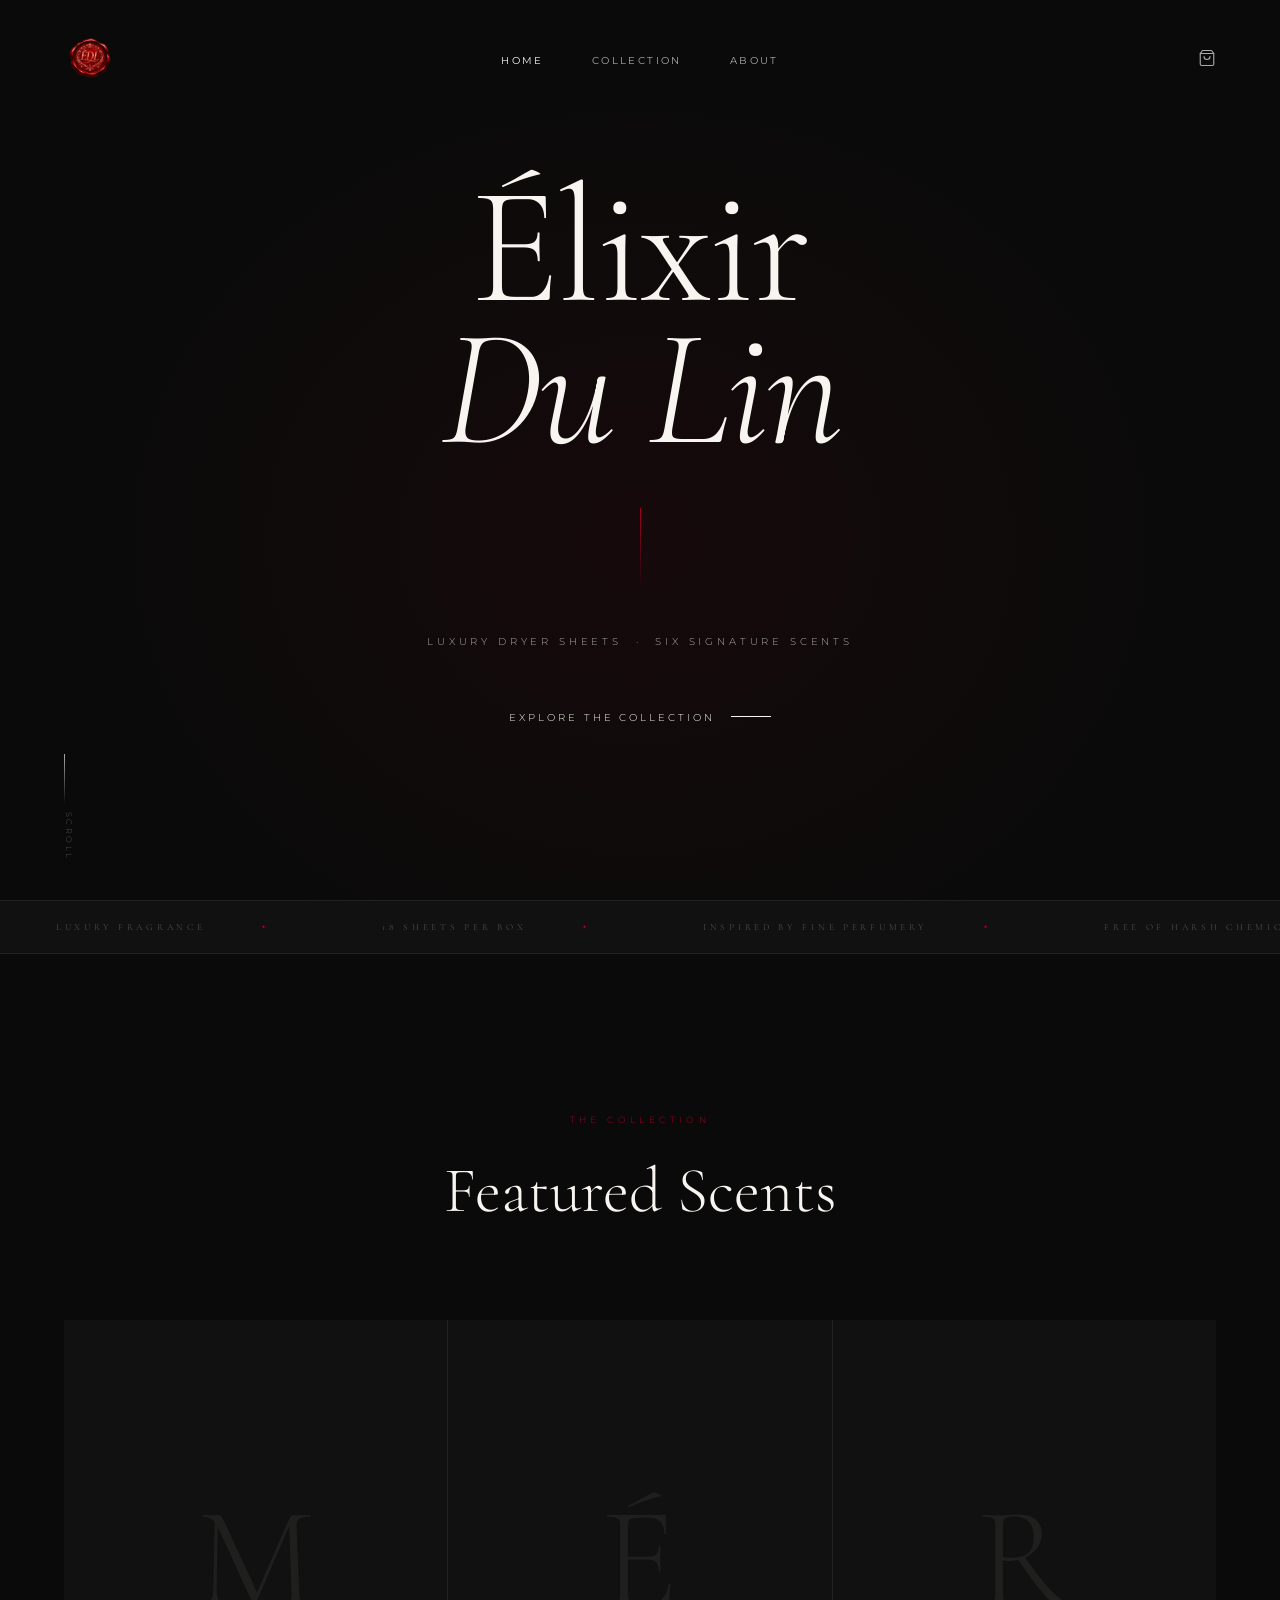
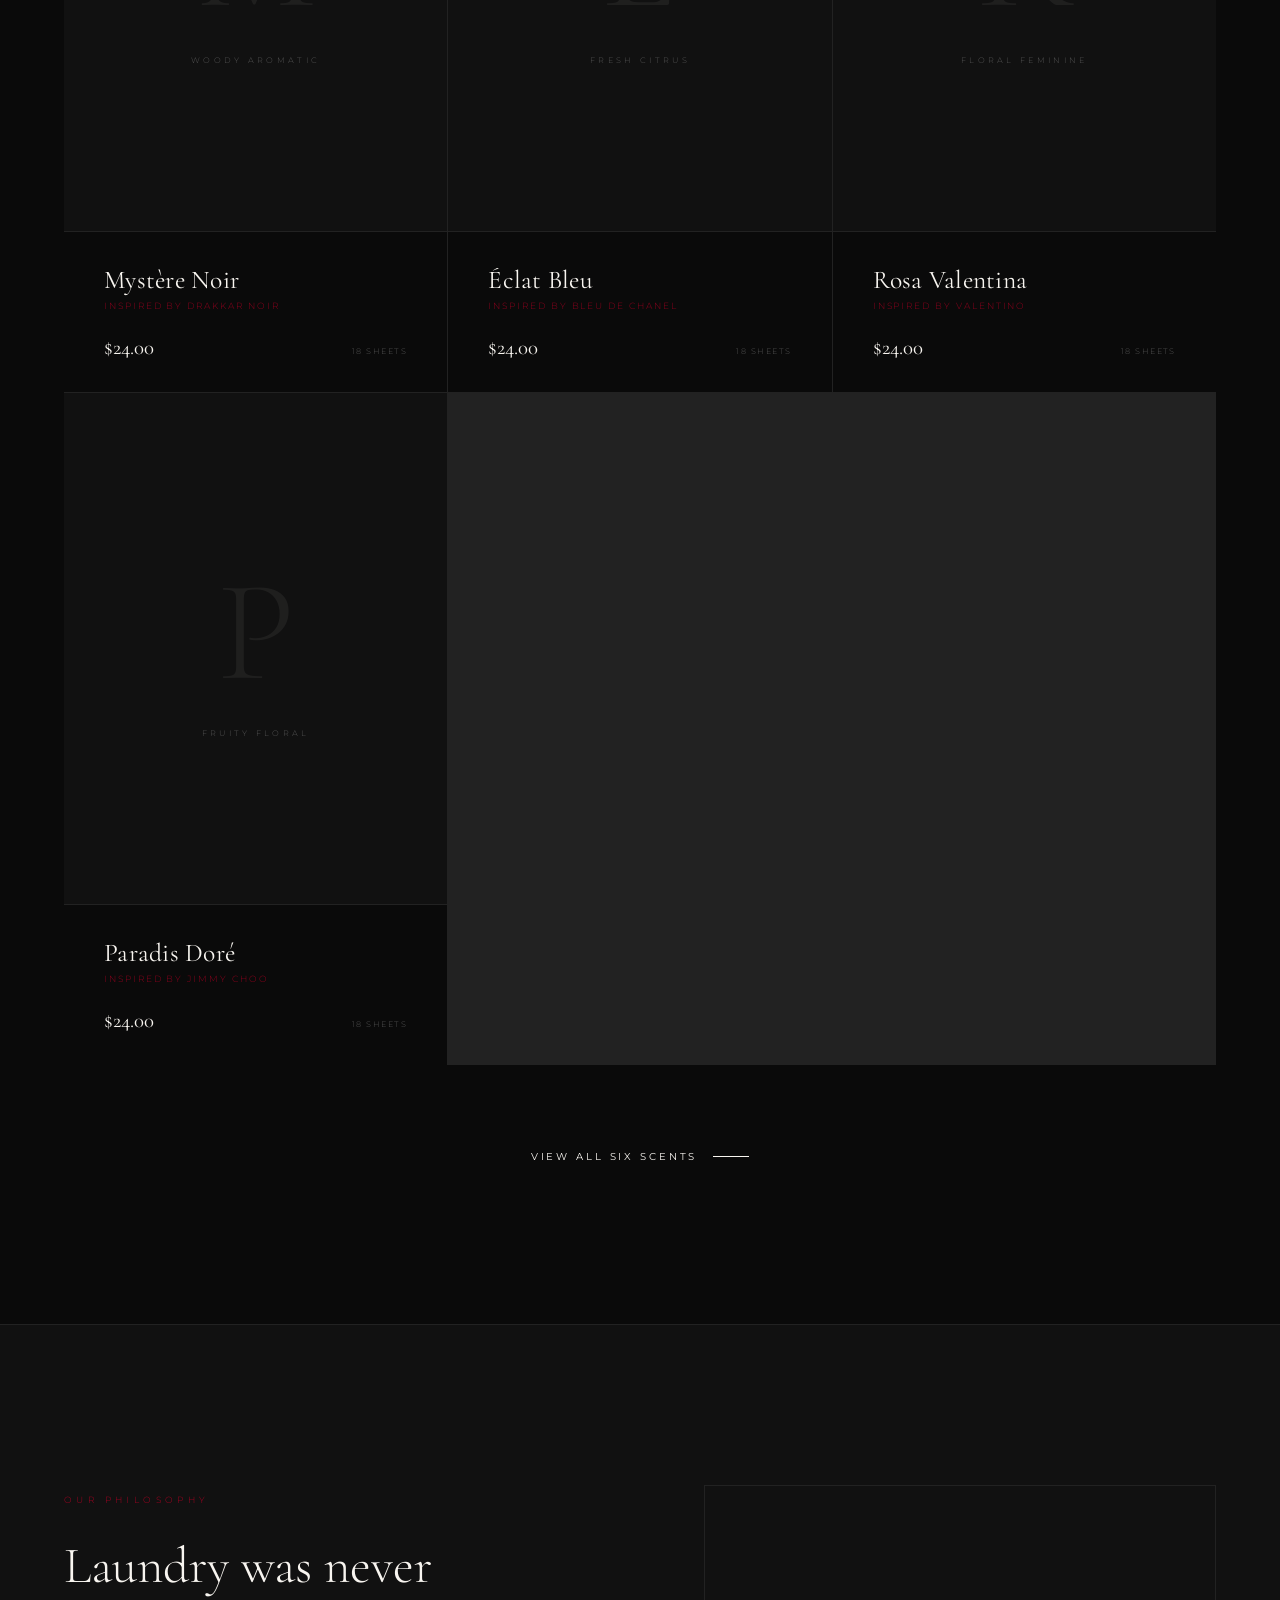
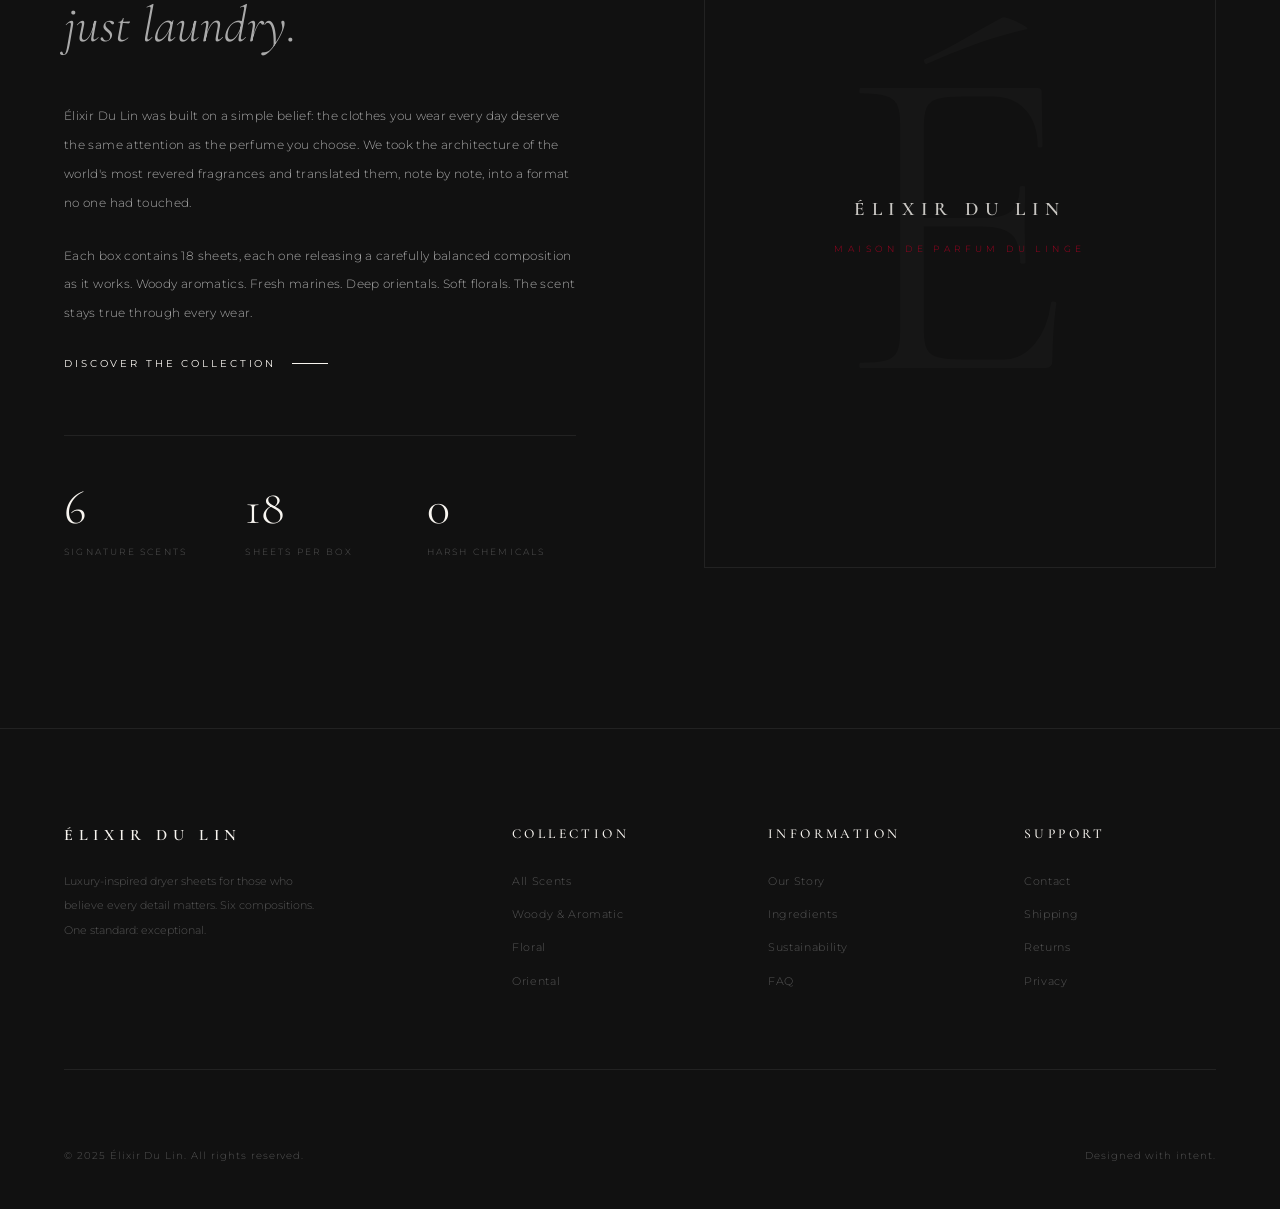
<file: index.html>
<!DOCTYPE html>
<html lang="en">
<head>
  <meta charset="UTF-8" />
  <meta name="viewport" content="width=device-width, initial-scale=1.0" />
  <title>Élixir Du Lin — Luxury Dryer Sheets</title>
  <meta name="description" content="Luxury-inspired dryer sheets crafted from the world's finest fragrance compositions." />
  <link rel="stylesheet" href="css/style.css" />
</head>
<body>

  <nav>
    <a href="index.html" class="nav-logo-img"><img src="assets/seal.png" class="nav-logo-svg" alt="Élixir Du Lin" /></a>
    <ul class="nav-links">
      <li><a href="index.html" class="active">Home</a></li>
      <li><a href="shop.html">Collection</a></li>
      <li><a href="#about">About</a></li>
    </ul>
    <div class="nav-right">
      <a href="cart.html" class="cart-icon">
        <svg viewBox="0 0 24 24"><path d="M6 2L3 6v14a2 2 0 002 2h14a2 2 0 002-2V6l-3-4z"/><line x1="3" y1="6" x2="21" y2="6"/><path d="M16 10a4 4 0 01-8 0"/></svg>
        <span class="cart-count">0</span>
      </a>
    </div>
  </nav>

  <!-- HERO -->
  <section class="hero">
    <h1 class="hero-title reveal reveal-delay-1">
      Élixir<br><em>Du Lin</em>
    </h1>
    <div class="hero-line reveal reveal-delay-2"></div>
    <p class="hero-sub reveal reveal-delay-3">Luxury dryer sheets &nbsp;·&nbsp; Six signature scents</p>
    <a href="shop.html" class="hero-cta reveal reveal-delay-4">Explore the Collection</a>

    <div class="hero-scroll-indicator">
      <div class="scroll-line"></div>
      <span class="scroll-label">Scroll</span>
    </div>
  </section>

  <!-- STRIP -->
  <div class="strip">
    <div class="strip-track">
      <span class="strip-item">Luxury Fragrance<span>✦</span></span>
      <span class="strip-item">18 Sheets Per Box<span>✦</span></span>
      <span class="strip-item">Inspired by Fine Perfumery<span>✦</span></span>
      <span class="strip-item">Free of Harsh Chemicals<span>✦</span></span>
      <span class="strip-item">Long-Lasting Scent<span>✦</span></span>
      <span class="strip-item">Six Signature Compositions<span>✦</span></span>
      <span class="strip-item">Élixir Du Lin<span>✦</span></span>
      <span class="strip-item">Luxury Fragrance<span>✦</span></span>
      <span class="strip-item">18 Sheets Per Box<span>✦</span></span>
      <span class="strip-item">Inspired by Fine Perfumery<span>✦</span></span>
      <span class="strip-item">Free of Harsh Chemicals<span>✦</span></span>
      <span class="strip-item">Long-Lasting Scent<span>✦</span></span>
      <span class="strip-item">Six Signature Compositions<span>✦</span></span>
      <span class="strip-item">Élixir Du Lin<span>✦</span></span>
    </div>
  </div>

  <!-- FEATURED PRODUCTS -->
  <section>
    <div style="text-align:center;margin-bottom:6rem;">
      <span class="label reveal">The Collection</span>
      <h2 class="section-title reveal reveal-delay-1">Featured Scents</h2>
    </div>
    <div class="products-grid reveal"></div>
    <div style="text-align:center;margin-top:5rem;">
      <a href="shop.html" class="btn btn-light reveal">View All Six Scents</a>
    </div>
  </section>

  <!-- ABOUT -->
  <section id="about" style="background:var(--black-2);border-top:1px solid var(--border);">
    <div class="about-layout">
      <div class="about-text">
        <span class="label reveal">Our Philosophy</span>
        <h2 class="about-quote reveal reveal-delay-1">
          Laundry was never<br><em>just laundry.</em>
        </h2>
        <p class="about-body reveal reveal-delay-2">
          Élixir Du Lin was built on a simple belief: the clothes you wear every day deserve the same attention as the perfume you choose. We took the architecture of the world's most revered fragrances and translated them, note by note, into a format no one had touched.
        </p>
        <p class="about-body reveal reveal-delay-2">
          Each box contains 18 sheets, each one releasing a carefully balanced composition as it works. Woody aromatics. Fresh marines. Deep orientals. Soft florals. The scent stays true through every wear.
        </p>
        <a href="shop.html" class="btn btn-light reveal reveal-delay-3">Discover the Collection</a>

        <div class="about-stats reveal reveal-delay-4">
          <div>
            <span class="stat-val">6</span>
            <span class="stat-key">Signature Scents</span>
          </div>
          <div>
            <span class="stat-val">18</span>
            <span class="stat-key">Sheets Per Box</span>
          </div>
          <div>
            <span class="stat-val">0</span>
            <span class="stat-key">Harsh Chemicals</span>
          </div>
        </div>
      </div>

      <div class="about-visual reveal reveal-delay-2">
        <span class="about-visual-bg">É</span>
        <div class="about-visual-inner">
          <span class="about-wordmark">Élixir Du Lin</span>
          <span class="about-tagline-sm">Maison de Parfum du Linge</span>
        </div>
      </div>
    </div>
  </section>

  <!-- FOOTER -->
  <footer>
    <div class="footer-top">
      <div class="footer-brand">
        <span class="footer-brand-name">Élixir Du Lin</span>
        <p>Luxury-inspired dryer sheets for those who believe every detail matters. Six compositions. One standard: exceptional.</p>
      </div>
      <div class="footer-col">
        <h4>Collection</h4>
        <ul>
          <li><a href="shop.html">All Scents</a></li>
          <li><a href="shop.html">Woody &amp; Aromatic</a></li>
          <li><a href="shop.html">Floral</a></li>
          <li><a href="shop.html">Oriental</a></li>
        </ul>
      </div>
      <div class="footer-col">
        <h4>Information</h4>
        <ul>
          <li><a href="#about">Our Story</a></li>
          <li><a href="#">Ingredients</a></li>
          <li><a href="#">Sustainability</a></li>
          <li><a href="#">FAQ</a></li>
        </ul>
      </div>
      <div class="footer-col">
        <h4>Support</h4>
        <ul>
          <li><a href="#">Contact</a></li>
          <li><a href="#">Shipping</a></li>
          <li><a href="#">Returns</a></li>
          <li><a href="#">Privacy</a></li>
        </ul>
      </div>
    </div>
    <div class="footer-bottom">
      <p>&copy; 2025 Élixir Du Lin. All rights reserved.</p>
      <p>Designed with intent.</p>
    </div>
  </footer>

  <script src="js/main.js"></script>
</body>
</html>
</file>
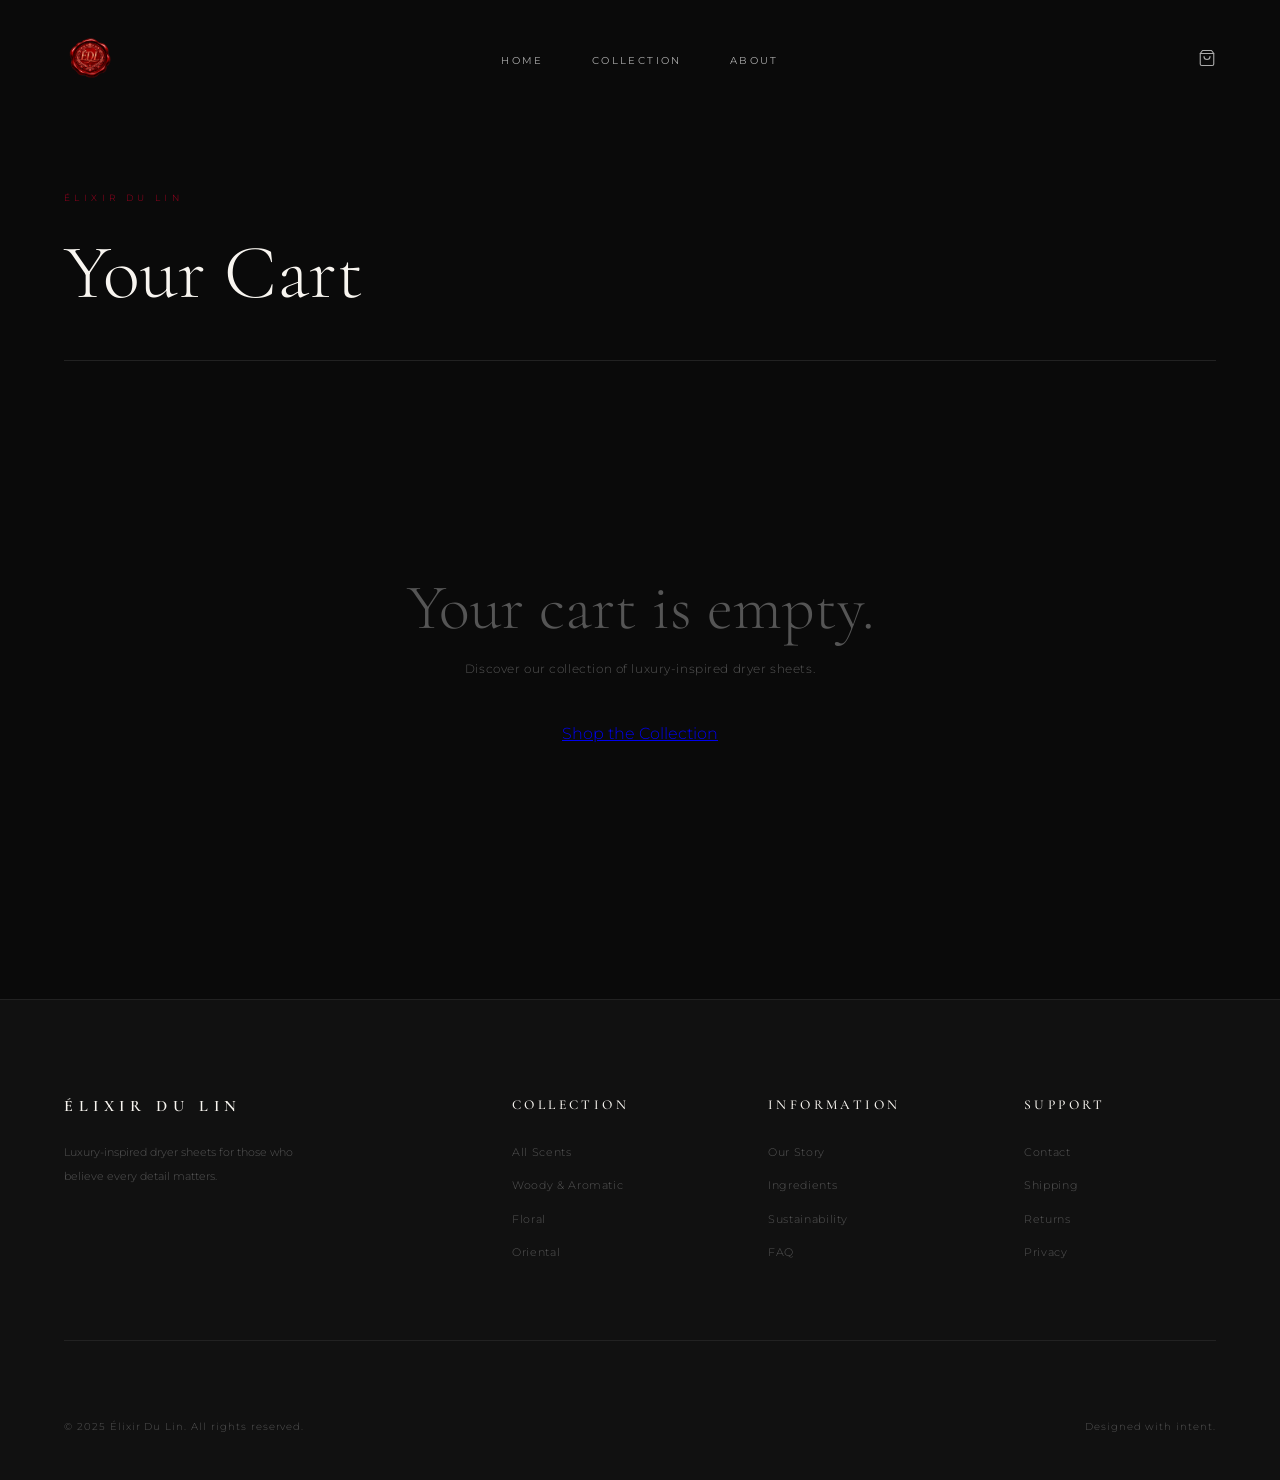
<file: cart.html>
<!DOCTYPE html>
<html lang="en">
<head>
  <meta charset="UTF-8" />
  <meta name="viewport" content="width=device-width, initial-scale=1.0" />
  <title>Cart — Élixir Du Lin</title>
  <link rel="stylesheet" href="css/style.css" />
</head>
<body>

  <nav>
    <a href="index.html" class="nav-logo-img"><img src="assets/seal.png" class="nav-logo-svg" alt="Élixir Du Lin" /></a>
    <ul class="nav-links">
      <li><a href="index.html">Home</a></li>
      <li><a href="shop.html">Collection</a></li>
      <li><a href="index.html#about">About</a></li>
    </ul>
    <div class="nav-right">
      <a href="cart.html" class="cart-icon">
        <svg viewBox="0 0 24 24"><path d="M6 2L3 6v14a2 2 0 002 2h14a2 2 0 002-2V6l-3-4z"/><line x1="3" y1="6" x2="21" y2="6"/><path d="M16 10a4 4 0 01-8 0"/></svg>
        <span class="cart-count">0</span>
      </a>
    </div>
  </nav>

  <div class="cart-page">
    <div class="cart-header">
      <span class="label">Élixir Du Lin</span>
      <h1>Your Cart</h1>
    </div>
    <div class="cart-layout"></div>
  </div>

  <footer>
    <div class="footer-top">
      <div class="footer-brand">
        <span class="footer-brand-name">Élixir Du Lin</span>
        <p>Luxury-inspired dryer sheets for those who believe every detail matters.</p>
      </div>
      <div class="footer-col">
        <h4>Collection</h4>
        <ul>
          <li><a href="shop.html">All Scents</a></li>
          <li><a href="shop.html">Woody &amp; Aromatic</a></li>
          <li><a href="shop.html">Floral</a></li>
          <li><a href="shop.html">Oriental</a></li>
        </ul>
      </div>
      <div class="footer-col">
        <h4>Information</h4>
        <ul>
          <li><a href="index.html#about">Our Story</a></li>
          <li><a href="#">Ingredients</a></li>
          <li><a href="#">Sustainability</a></li>
          <li><a href="#">FAQ</a></li>
        </ul>
      </div>
      <div class="footer-col">
        <h4>Support</h4>
        <ul>
          <li><a href="#">Contact</a></li>
          <li><a href="#">Shipping</a></li>
          <li><a href="#">Returns</a></li>
          <li><a href="#">Privacy</a></li>
        </ul>
      </div>
    </div>
    <div class="footer-bottom">
      <p>&copy; 2025 Élixir Du Lin. All rights reserved.</p>
      <p>Designed with intent.</p>
    </div>
  </footer>

  <script src="js/main.js"></script>
</body>
</html>
</file>
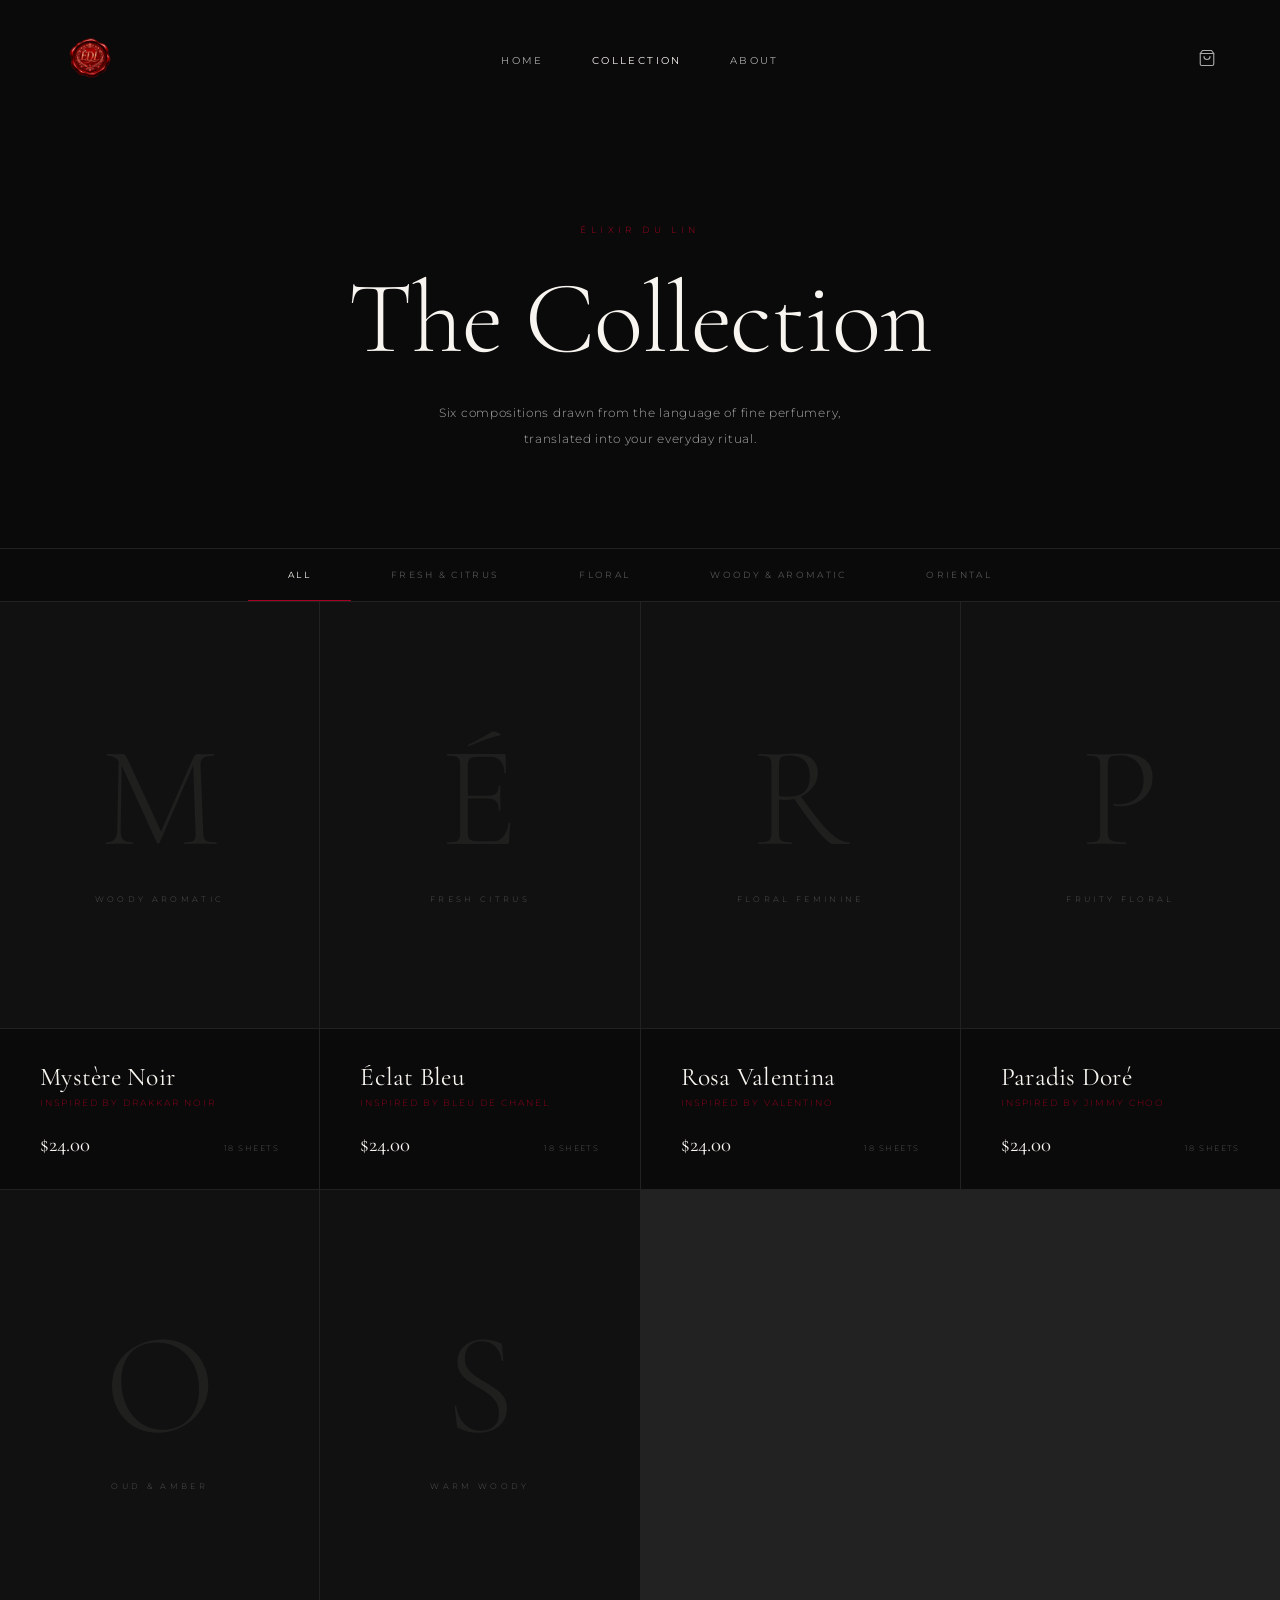
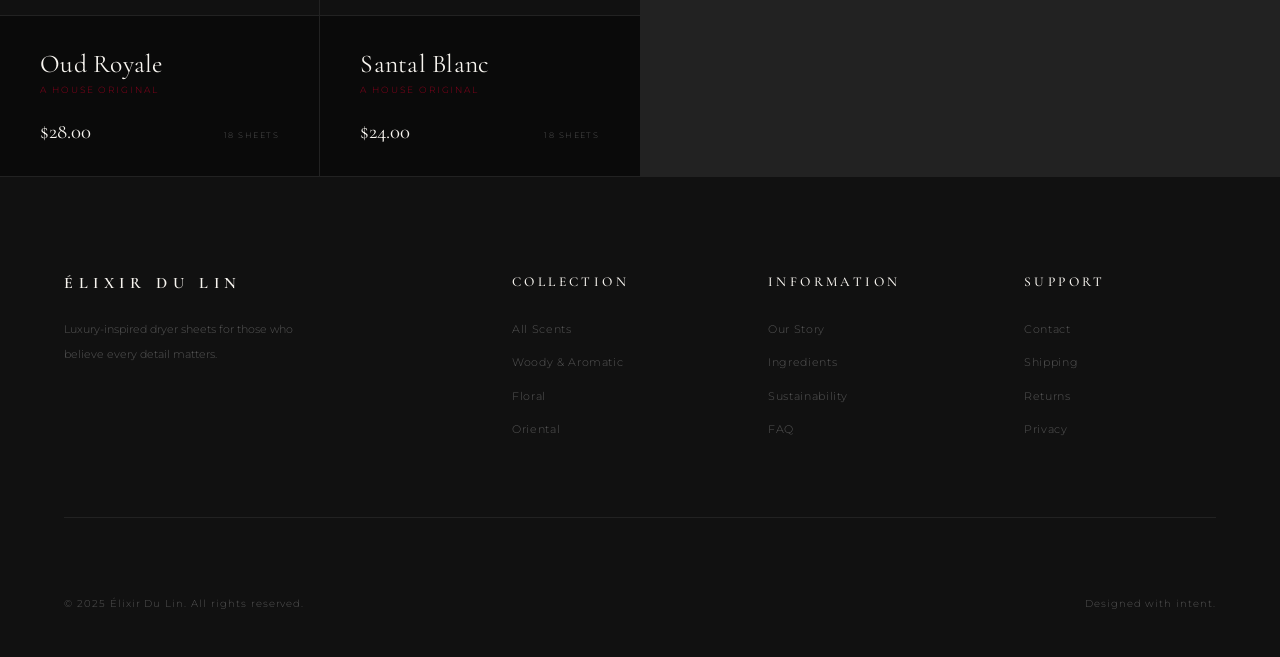
<file: shop.html>
<!DOCTYPE html>
<html lang="en">
<head>
  <meta charset="UTF-8" />
  <meta name="viewport" content="width=device-width, initial-scale=1.0" />
  <title>The Collection — Élixir Du Lin</title>
  <link rel="stylesheet" href="css/style.css" />
</head>
<body>

  <nav>
    <a href="index.html" class="nav-logo-img"><img src="assets/seal.png" class="nav-logo-svg" alt="Élixir Du Lin" /></a>
    <ul class="nav-links">
      <li><a href="index.html">Home</a></li>
      <li><a href="shop.html" class="active">Collection</a></li>
      <li><a href="index.html#about">About</a></li>
    </ul>
    <div class="nav-right">
      <a href="cart.html" class="cart-icon">
        <svg viewBox="0 0 24 24"><path d="M6 2L3 6v14a2 2 0 002 2h14a2 2 0 002-2V6l-3-4z"/><line x1="3" y1="6" x2="21" y2="6"/><path d="M16 10a4 4 0 01-8 0"/></svg>
        <span class="cart-count">0</span>
      </a>
    </div>
  </nav>

  <div class="page-hero">
    <span class="label">Élixir Du Lin</span>
    <h1>The Collection</h1>
    <p>Six compositions drawn from the language of fine perfumery, translated into your everyday ritual.</p>
  </div>

  <div class="shop-filters">
    <button class="filter-btn active" data-filter="all">All</button>
    <button class="filter-btn" data-filter="fresh">Fresh &amp; Citrus</button>
    <button class="filter-btn" data-filter="floral">Floral</button>
    <button class="filter-btn" data-filter="woody">Woody &amp; Aromatic</button>
    <button class="filter-btn" data-filter="oriental">Oriental</button>
  </div>

  <div class="shop-grid-section">
    <div class="shop-grid"></div>
  </div>

  <footer>
    <div class="footer-top">
      <div class="footer-brand">
        <span class="footer-brand-name">Élixir Du Lin</span>
        <p>Luxury-inspired dryer sheets for those who believe every detail matters.</p>
      </div>
      <div class="footer-col">
        <h4>Collection</h4>
        <ul>
          <li><a href="shop.html">All Scents</a></li>
          <li><a href="shop.html">Woody &amp; Aromatic</a></li>
          <li><a href="shop.html">Floral</a></li>
          <li><a href="shop.html">Oriental</a></li>
        </ul>
      </div>
      <div class="footer-col">
        <h4>Information</h4>
        <ul>
          <li><a href="index.html#about">Our Story</a></li>
          <li><a href="#">Ingredients</a></li>
          <li><a href="#">Sustainability</a></li>
          <li><a href="#">FAQ</a></li>
        </ul>
      </div>
      <div class="footer-col">
        <h4>Support</h4>
        <ul>
          <li><a href="#">Contact</a></li>
          <li><a href="#">Shipping</a></li>
          <li><a href="#">Returns</a></li>
          <li><a href="#">Privacy</a></li>
        </ul>
      </div>
    </div>
    <div class="footer-bottom">
      <p>&copy; 2025 Élixir Du Lin. All rights reserved.</p>
      <p>Designed with intent.</p>
    </div>
  </footer>

  <script src="js/main.js"></script>
</body>
</html>
</file>
<file: css/style.css>
@import url('https://fonts.googleapis.com/css2?family=Cormorant+Garamond:ital,wght@0,300;0,400;0,500;0,600;0,700;1,300;1,400;1,600&family=Montserrat:wght@300;400;500&display=swap');

*, *::before, *::after {
  box-sizing: border-box;
  margin: 0;
  padding: 0;
}

:root {
  --black:   #0a0a0a;
  --black-2: #111111;
  --black-3: #181818;
  --border:  #222222;
  --red:     #A50021;
  --red-2:   #C0002A;
  --white:   #F8F5F0;
  --off:     #AAAAAA;
  --dim:     #555555;
}

html { scroll-behavior: smooth; }

body {
  background: var(--black);
  color: var(--white);
  font-family: 'Montserrat', sans-serif;
  font-weight: 300;
  -webkit-font-smoothing: antialiased;
  overflow-x: hidden;
}

/* ========================
   REVEAL ANIMATIONS
======================== */
.reveal {
  opacity: 0;
  transform: translateY(30px);
  transition: opacity 0.9s cubic-bezier(0.16, 1, 0.3, 1),
              transform 0.9s cubic-bezier(0.16, 1, 0.3, 1);
}

.reveal.visible {
  opacity: 1;
  transform: translateY(0);
}

.reveal-delay-1 { transition-delay: 0.1s; }
.reveal-delay-2 { transition-delay: 0.2s; }
.reveal-delay-3 { transition-delay: 0.3s; }
.reveal-delay-4 { transition-delay: 0.4s; }

/* ========================
   NAVBAR
======================== */
nav {
  position: fixed;
  top: 0;
  left: 0;
  right: 0;
  z-index: 100;
  display: flex;
  align-items: center;
  justify-content: space-between;
  padding: 2rem 4rem;
  transition: background 0.5s ease, padding 0.5s ease;
}

nav.scrolled {
  background: rgba(10, 10, 10, 0.97);
  backdrop-filter: blur(20px);
  -webkit-backdrop-filter: blur(20px);
  padding: 1.25rem 4rem;
  border-bottom: 1px solid var(--border);
}

.nav-wordmark {
  text-decoration: none;
  font-family: 'Cormorant Garamond', serif;
  font-weight: 600;
  font-size: 1rem;
  letter-spacing: 0.35em;
  text-transform: uppercase;
  color: var(--white);
  transition: opacity 0.3s;
}

.nav-wordmark:hover { opacity: 0.6; }

.nav-logo-img {
  display: flex;
  align-items: center;
  text-decoration: none;
  transition: opacity 0.3s;
}

.nav-logo-img:hover { opacity: 0.7; }

.nav-logo-svg {
  height: 52px;
  width: auto;
  display: block;
}

.nav-links {
  list-style: none;
  display: flex;
  gap: 3rem;
  position: absolute;
  left: 50%;
  transform: translateX(-50%);
}

.nav-links a {
  text-decoration: none;
  color: var(--off);
  font-size: 0.6rem;
  font-weight: 400;
  letter-spacing: 0.25em;
  text-transform: uppercase;
  transition: color 0.3s;
}

.nav-links a:hover,
.nav-links a.active {
  color: var(--white);
}

.nav-right { display: flex; align-items: center; }

.cart-icon {
  text-decoration: none;
  color: var(--off);
  display: flex;
  align-items: center;
  gap: 0.6rem;
  transition: color 0.3s;
  font-size: 0.6rem;
  letter-spacing: 0.2em;
  text-transform: uppercase;
}

.cart-icon:hover { color: var(--white); }

.cart-icon svg {
  width: 18px;
  height: 18px;
  stroke: currentColor;
  fill: none;
  stroke-width: 1.5;
  stroke-linecap: round;
  stroke-linejoin: round;
}

.cart-count {
  background: var(--red);
  color: var(--white);
  font-size: 0.5rem;
  font-weight: 500;
  width: 16px;
  height: 16px;
  border-radius: 50%;
  display: none;
  align-items: center;
  justify-content: center;
}

.cart-count.visible { display: flex; }

/* ========================
   HERO
======================== */
.hero {
  height: 100vh;
  display: flex;
  flex-direction: column;
  align-items: center;
  justify-content: center;
  position: relative;
  overflow: hidden;
  text-align: center;
}

.hero::before {
  content: '';
  position: absolute;
  inset: 0;
  background: radial-gradient(ellipse at 50% 60%, rgba(165, 0, 33, 0.08) 0%, transparent 65%);
  pointer-events: none;
}

.hero-eyebrow {
  font-size: 0.58rem;
  letter-spacing: 0.5em;
  text-transform: uppercase;
  color: var(--red);
  margin-bottom: 3rem;
  font-family: 'Montserrat', sans-serif;
  font-weight: 400;
}

.hero-title {
  font-family: 'Cormorant Garamond', serif;
  font-size: clamp(5rem, 13vw, 13rem);
  font-weight: 300;
  line-height: 0.85;
  letter-spacing: -0.02em;
  color: var(--white);
  margin-bottom: 3rem;
}

.hero-title em {
  font-style: italic;
  display: block;
}

.hero-line {
  width: 1px;
  height: 80px;
  background: linear-gradient(to bottom, var(--red), transparent);
  margin: 0 auto 3rem;
}

.hero-sub {
  font-size: 0.6rem;
  letter-spacing: 0.4em;
  text-transform: uppercase;
  color: var(--off);
  margin-bottom: 4rem;
}

.hero-cta {
  display: inline-flex;
  align-items: center;
  gap: 1rem;
  text-decoration: none;
  color: var(--white);
  font-size: 0.62rem;
  letter-spacing: 0.3em;
  text-transform: uppercase;
  font-family: 'Montserrat', sans-serif;
  transition: gap 0.4s ease, opacity 0.3s;
}

.hero-cta::after {
  content: '';
  display: block;
  width: 40px;
  height: 1px;
  background: var(--white);
  transition: width 0.4s ease;
}

.hero-cta:hover { gap: 1.5rem; }
.hero-cta:hover::after { width: 60px; }

.hero-scroll-indicator {
  position: absolute;
  bottom: 2.5rem;
  left: 4rem;
  display: flex;
  flex-direction: column;
  gap: 0.5rem;
  align-items: flex-start;
}

.scroll-line {
  width: 1px;
  height: 50px;
  background: linear-gradient(to bottom, var(--off), transparent);
  animation: scrollPulse 2s ease-in-out infinite;
}

@keyframes scrollPulse {
  0%, 100% { opacity: 1; transform: scaleY(1); }
  50%       { opacity: 0.3; transform: scaleY(0.5); }
}

.scroll-label {
  font-size: 0.5rem;
  letter-spacing: 0.3em;
  text-transform: uppercase;
  color: var(--dim);
  writing-mode: vertical-rl;
}

/* ========================
   STRIP
======================== */
.strip {
  border-top: 1px solid var(--border);
  border-bottom: 1px solid var(--border);
  overflow: hidden;
  padding: 1.25rem 0;
  background: var(--black-2);
}

.strip-track {
  display: flex;
  width: max-content;
  animation: strip 30s linear infinite;
}

.strip-item {
  display: flex;
  align-items: center;
  gap: 3.5rem;
  padding: 0 3.5rem;
  font-size: 0.58rem;
  letter-spacing: 0.4em;
  text-transform: uppercase;
  color: var(--dim);
  white-space: nowrap;
  font-family: 'Cormorant Garamond', serif;
}

.strip-item span { color: var(--red); font-size: 0.4rem; }

@keyframes strip {
  from { transform: translateX(0); }
  to   { transform: translateX(-50%); }
}

/* ========================
   SECTION BASE
======================== */
section { padding: 10rem 4rem; }

.label {
  display: block;
  font-size: 0.55rem;
  letter-spacing: 0.5em;
  text-transform: uppercase;
  color: var(--red);
  margin-bottom: 2rem;
  font-family: 'Montserrat', sans-serif;
}

.section-title {
  font-family: 'Cormorant Garamond', serif;
  font-size: clamp(3rem, 5vw, 5rem);
  font-weight: 300;
  line-height: 1.05;
  color: var(--white);
  margin-bottom: 1.5rem;
}

.section-sub {
  font-size: 0.72rem;
  line-height: 2.2;
  color: var(--off);
  letter-spacing: 0.04em;
}

/* ========================
   PRODUCT GRID
======================== */
.products-grid {
  display: grid;
  grid-template-columns: repeat(auto-fill, minmax(320px, 1fr));
  gap: 1px;
  background: var(--border);
  max-width: 1400px;
  margin: 0 auto;
}

.product-card {
  background: var(--black);
  text-decoration: none;
  color: inherit;
  display: block;
  position: relative;
  overflow: hidden;
  transition: background 0.5s ease;
}

.product-card:hover { background: var(--black-2); }

.product-card:hover .card-img-inner { transform: scale(1.03); }

.card-img {
  aspect-ratio: 3/4;
  overflow: hidden;
  position: relative;
}

.card-img-inner {
  width: 100%;
  height: 100%;
  display: flex;
  flex-direction: column;
  align-items: center;
  justify-content: center;
  gap: 1.5rem;
  background: var(--black-2);
  transition: transform 0.8s cubic-bezier(0.16, 1, 0.3, 1);
}

.card-mono {
  font-family: 'Cormorant Garamond', serif;
  font-size: 9rem;
  font-weight: 300;
  color: var(--white);
  opacity: 0.06;
  line-height: 1;
  user-select: none;
}

.card-scent-type {
  font-size: 0.52rem;
  letter-spacing: 0.4em;
  text-transform: uppercase;
  color: var(--dim);
}

.card-info {
  padding: 2rem 2.5rem;
  border-top: 1px solid var(--border);
}

.card-name {
  font-family: 'Cormorant Garamond', serif;
  font-size: 1.6rem;
  font-weight: 400;
  color: var(--white);
  margin-bottom: 0.3rem;
  letter-spacing: 0.01em;
}

.card-tagline {
  font-size: 0.55rem;
  letter-spacing: 0.22em;
  text-transform: uppercase;
  color: var(--red);
  margin-bottom: 1.5rem;
  opacity: 0.85;
}

.card-bottom {
  display: flex;
  justify-content: space-between;
  align-items: baseline;
}

.card-price {
  font-family: 'Cormorant Garamond', serif;
  font-size: 1.3rem;
  font-weight: 400;
  color: var(--white);
}

.card-sheets {
  font-size: 0.52rem;
  letter-spacing: 0.18em;
  text-transform: uppercase;
  color: var(--dim);
}

/* ========================
   BUTTONS
======================== */
.btn {
  display: inline-flex;
  align-items: center;
  gap: 1rem;
  text-decoration: none;
  font-family: 'Montserrat', sans-serif;
  font-size: 0.6rem;
  letter-spacing: 0.3em;
  text-transform: uppercase;
  font-weight: 400;
  transition: gap 0.4s ease, opacity 0.3s;
  cursor: pointer;
  border: none;
  background: none;
  padding: 0;
}

.btn::after {
  content: '';
  display: block;
  height: 1px;
  transition: width 0.4s ease;
}

.btn-light {
  color: var(--white);
}

.btn-light::after {
  background: var(--white);
  width: 36px;
}

.btn-light:hover { gap: 1.5rem; }
.btn-light:hover::after { width: 56px; }

.btn-red {
  color: var(--red);
}

.btn-red::after {
  background: var(--red);
  width: 36px;
}

.btn-red:hover { gap: 1.5rem; }
.btn-red:hover::after { width: 56px; }

.btn-block {
  width: 100%;
  padding: 1.1rem;
  background: var(--white);
  color: var(--black);
  font-family: 'Montserrat', sans-serif;
  font-size: 0.6rem;
  letter-spacing: 0.3em;
  text-transform: uppercase;
  font-weight: 500;
  border: none;
  cursor: pointer;
  transition: background 0.3s;
  display: block;
  text-align: center;
  text-decoration: none;
  margin-bottom: 0.75rem;
}

.btn-block:hover { background: var(--off); }

.btn-outline {
  width: 100%;
  padding: 1.1rem;
  background: transparent;
  color: var(--white);
  font-family: 'Montserrat', sans-serif;
  font-size: 0.6rem;
  letter-spacing: 0.3em;
  text-transform: uppercase;
  font-weight: 400;
  border: 1px solid var(--border);
  cursor: pointer;
  transition: border-color 0.3s, color 0.3s;
  display: block;
  text-align: center;
}

.btn-outline:hover { border-color: var(--white); }

/* ========================
   ABOUT SECTION
======================== */
.about-layout {
  display: grid;
  grid-template-columns: 1fr 1fr;
  gap: 8rem;
  align-items: center;
  max-width: 1300px;
  margin: 0 auto;
}

.about-text .label { text-align: left; }

.about-quote {
  font-family: 'Cormorant Garamond', serif;
  font-size: clamp(2.5rem, 4vw, 4rem);
  font-weight: 300;
  line-height: 1.15;
  color: var(--white);
  margin-bottom: 3rem;
}

.about-quote em {
  font-style: italic;
  color: var(--off);
}

.about-body {
  font-size: 0.75rem;
  line-height: 2.4;
  color: var(--off);
  margin-bottom: 1.5rem;
  letter-spacing: 0.03em;
}

.about-stats {
  display: grid;
  grid-template-columns: repeat(3, 1fr);
  gap: 2rem;
  margin-top: 4rem;
  padding-top: 3rem;
  border-top: 1px solid var(--border);
}

.stat-val {
  display: block;
  font-family: 'Cormorant Garamond', serif;
  font-size: 3rem;
  font-weight: 300;
  color: var(--white);
  line-height: 1;
  margin-bottom: 0.5rem;
}

.stat-key {
  font-size: 0.55rem;
  letter-spacing: 0.25em;
  text-transform: uppercase;
  color: var(--dim);
}

.about-visual {
  aspect-ratio: 3/4;
  background: var(--black-2);
  border: 1px solid var(--border);
  display: flex;
  align-items: center;
  justify-content: center;
  position: relative;
  overflow: hidden;
}

.about-visual-bg {
  position: absolute;
  font-family: 'Cormorant Garamond', serif;
  font-size: 28rem;
  font-weight: 300;
  color: var(--white);
  opacity: 0.02;
  user-select: none;
  line-height: 1;
}

.about-visual-inner {
  position: relative;
  z-index: 2;
  text-align: center;
}

.about-wordmark {
  font-family: 'Cormorant Garamond', serif;
  font-size: 1.2rem;
  font-weight: 600;
  letter-spacing: 0.35em;
  text-transform: uppercase;
  color: var(--white);
  opacity: 0.8;
  display: block;
  margin-bottom: 1rem;
}

.about-tagline-sm {
  font-size: 0.55rem;
  letter-spacing: 0.5em;
  text-transform: uppercase;
  color: var(--red);
}

/* ========================
   FOOTER
======================== */
footer {
  border-top: 1px solid var(--border);
  padding: 6rem 4rem 3rem;
  background: var(--black-2);
}

.footer-top {
  display: grid;
  grid-template-columns: 2fr 1fr 1fr 1fr;
  gap: 4rem;
  margin-bottom: 5rem;
  padding-bottom: 5rem;
  border-bottom: 1px solid var(--border);
}

.footer-brand-name {
  font-family: 'Cormorant Garamond', serif;
  font-weight: 600;
  font-size: 1rem;
  letter-spacing: 0.35em;
  text-transform: uppercase;
  color: var(--white);
  display: block;
  margin-bottom: 1.5rem;
}

.footer-brand p {
  font-size: 0.7rem;
  line-height: 2.2;
  color: var(--dim);
  max-width: 260px;
}

.footer-col h4 {
  font-family: 'Cormorant Garamond', serif;
  font-size: 0.85rem;
  letter-spacing: 0.25em;
  text-transform: uppercase;
  color: var(--white);
  margin-bottom: 1.75rem;
  font-weight: 500;
}

.footer-col ul {
  list-style: none;
  display: flex;
  flex-direction: column;
  gap: 0.9rem;
}

.footer-col ul a {
  text-decoration: none;
  color: var(--dim);
  font-size: 0.68rem;
  letter-spacing: 0.06em;
  transition: color 0.3s;
}

.footer-col ul a:hover { color: var(--white); }

.footer-bottom {
  display: flex;
  justify-content: space-between;
  align-items: center;
}

.footer-bottom p,
.footer-bottom a {
  font-size: 0.6rem;
  letter-spacing: 0.1em;
  color: var(--dim);
  text-decoration: none;
}

.footer-bottom a:hover { color: var(--white); }

/* ========================
   PAGE HERO (SHOP / CART)
======================== */
.page-hero {
  padding: 14rem 4rem 6rem;
  text-align: center;
  border-bottom: 1px solid var(--border);
}

.page-hero h1 {
  font-family: 'Cormorant Garamond', serif;
  font-size: clamp(4rem, 8vw, 8rem);
  font-weight: 300;
  line-height: 1;
  margin-bottom: 2rem;
  letter-spacing: -0.01em;
}

.page-hero p {
  font-size: 0.72rem;
  color: var(--off);
  letter-spacing: 0.06em;
  line-height: 2.2;
  max-width: 460px;
  margin: 0 auto;
}

/* ========================
   SHOP FILTERS
======================== */
.shop-filters {
  display: flex;
  align-items: center;
  justify-content: center;
  gap: 0;
  border-bottom: 1px solid var(--border);
  overflow-x: auto;
}

.filter-btn {
  padding: 1.25rem 2.5rem;
  border: none;
  border-bottom: 2px solid transparent;
  background: transparent;
  color: var(--dim);
  font-size: 0.58rem;
  letter-spacing: 0.25em;
  text-transform: uppercase;
  font-family: 'Montserrat', sans-serif;
  cursor: pointer;
  transition: all 0.3s ease;
  white-space: nowrap;
  margin-bottom: -1px;
}

.filter-btn:hover { color: var(--white); }

.filter-btn.active {
  color: var(--white);
  border-bottom-color: var(--red);
}

.shop-grid-section { padding: 0; }

.shop-grid {
  display: grid;
  grid-template-columns: repeat(auto-fill, minmax(300px, 1fr));
  gap: 1px;
  background: var(--border);
  max-width: 1400px;
  margin: 0 auto;
}

/* ========================
   PRODUCT DETAIL
======================== */
.product-page {
  padding: 12rem 4rem 8rem;
  min-height: 100vh;
}

.product-layout {
  display: grid;
  grid-template-columns: 1fr 1fr;
  gap: 8rem;
  max-width: 1200px;
  margin: 0 auto;
}

.product-gallery {
  aspect-ratio: 3/4;
  background: var(--black-2);
  display: flex;
  align-items: center;
  justify-content: center;
  position: relative;
  overflow: hidden;
}

.gallery-bg-mono {
  position: absolute;
  font-family: 'Cormorant Garamond', serif;
  font-size: 24rem;
  font-weight: 300;
  color: var(--white);
  opacity: 0.03;
  user-select: none;
  line-height: 1;
}

.gallery-name {
  font-family: 'Cormorant Garamond', serif;
  font-size: 2rem;
  font-weight: 300;
  color: var(--white);
  opacity: 0.15;
  position: relative;
  z-index: 2;
  letter-spacing: 0.1em;
}

.product-detail { padding: 1rem 0; }

.product-detail .label { margin-bottom: 1rem; }

.pd-name {
  font-family: 'Cormorant Garamond', serif;
  font-size: clamp(3rem, 4vw, 4.5rem);
  font-weight: 400;
  color: var(--white);
  line-height: 1;
  margin-bottom: 3rem;
}

.pd-price {
  display: block;
  font-family: 'Cormorant Garamond', serif;
  font-size: 2rem;
  font-weight: 300;
  color: var(--white);
  margin-bottom: 0.3rem;
}

.pd-per-box {
  display: block;
  font-size: 0.58rem;
  letter-spacing: 0.2em;
  text-transform: uppercase;
  color: var(--dim);
  margin-bottom: 3rem;
}

.divider {
  width: 100%;
  height: 1px;
  background: var(--border);
  margin: 2.5rem 0;
}

.pd-description {
  font-size: 0.76rem;
  line-height: 2.4;
  color: var(--off);
  margin-bottom: 3rem;
  letter-spacing: 0.03em;
}

.notes-label {
  font-size: 0.55rem;
  letter-spacing: 0.4em;
  text-transform: uppercase;
  color: var(--red);
  display: block;
  margin-bottom: 1.5rem;
  font-family: 'Montserrat', sans-serif;
}

.notes-grid {
  display: grid;
  grid-template-columns: repeat(3, 1fr);
  gap: 1px;
  background: var(--border);
  margin-bottom: 3rem;
}

.note-item {
  background: var(--black-2);
  padding: 1.25rem;
  text-align: center;
}

.note-type {
  display: block;
  font-size: 0.5rem;
  letter-spacing: 0.25em;
  text-transform: uppercase;
  color: var(--dim);
  margin-bottom: 0.6rem;
}

.note-val {
  font-family: 'Cormorant Garamond', serif;
  font-size: 0.9rem;
  color: var(--white);
}

.qty-row {
  display: flex;
  align-items: center;
  gap: 2rem;
  margin-bottom: 2rem;
}

.qty-label {
  font-size: 0.58rem;
  letter-spacing: 0.25em;
  text-transform: uppercase;
  color: var(--dim);
}

.qty-control {
  display: flex;
  align-items: center;
  border: 1px solid var(--border);
}

.qty-btn {
  width: 44px;
  height: 44px;
  background: none;
  border: none;
  color: var(--white);
  font-size: 1.2rem;
  cursor: pointer;
  display: flex;
  align-items: center;
  justify-content: center;
  transition: background 0.3s;
  font-family: 'Montserrat', sans-serif;
}

.qty-btn:hover { background: var(--black-3); }

.qty-num {
  width: 56px;
  height: 44px;
  display: flex;
  align-items: center;
  justify-content: center;
  font-family: 'Cormorant Garamond', serif;
  font-size: 1.2rem;
  border-left: 1px solid var(--border);
  border-right: 1px solid var(--border);
}

/* ========================
   RELATED SECTION
======================== */
.related-section {
  padding: 8rem 4rem;
  border-top: 1px solid var(--border);
  background: var(--black-2);
}

.related-section .section-header {
  text-align: center;
  margin-bottom: 4rem;
}

/* ========================
   CART
======================== */
.cart-page {
  padding: 12rem 4rem 8rem;
  min-height: 100vh;
}

.cart-header {
  max-width: 1200px;
  margin: 0 auto 5rem;
  padding-bottom: 3rem;
  border-bottom: 1px solid var(--border);
}

.cart-header h1 {
  font-family: 'Cormorant Garamond', serif;
  font-size: clamp(3rem, 6vw, 6rem);
  font-weight: 300;
  line-height: 1;
}

.cart-layout {
  display: grid;
  grid-template-columns: 1fr 380px;
  gap: 6rem;
  max-width: 1200px;
  margin: 0 auto;
  align-items: start;
}

.cart-item {
  display: grid;
  grid-template-columns: 100px 1fr auto;
  gap: 2.5rem;
  padding: 2.5rem 0;
  border-bottom: 1px solid var(--border);
  align-items: center;
}

.cart-item-img {
  aspect-ratio: 3/4;
  background: var(--black-2);
  display: flex;
  align-items: center;
  justify-content: center;
}

.cart-item-img .mini-mono {
  font-family: 'Cormorant Garamond', serif;
  font-size: 2rem;
  color: var(--white);
  opacity: 0.15;
}

.cart-item-details h3 {
  font-family: 'Cormorant Garamond', serif;
  font-size: 1.6rem;
  font-weight: 400;
  margin-bottom: 0.3rem;
}

.cart-item-details .item-tagline {
  display: block;
  font-size: 0.55rem;
  letter-spacing: 0.2em;
  text-transform: uppercase;
  color: var(--red);
  margin-bottom: 1.5rem;
  opacity: 0.85;
}

.cart-item-qty {
  display: flex;
  align-items: center;
  border: 1px solid var(--border);
  width: fit-content;
}

.cart-item-qty .qty-btn { width: 36px; height: 36px; font-size: 1rem; }
.cart-item-qty .qty-num { width: 46px; height: 36px; font-size: 1rem; }

.item-remove {
  background: none;
  border: none;
  color: var(--dim);
  font-size: 0.55rem;
  letter-spacing: 0.15em;
  text-transform: uppercase;
  cursor: pointer;
  font-family: 'Montserrat', sans-serif;
  margin-top: 0.75rem;
  padding: 0;
  display: block;
  transition: color 0.3s;
}

.item-remove:hover { color: var(--red); }

.item-price {
  font-family: 'Cormorant Garamond', serif;
  font-size: 1.5rem;
  color: var(--white);
  white-space: nowrap;
}

.cart-summary {
  background: var(--black-2);
  border: 1px solid var(--border);
  padding: 3rem;
  position: sticky;
  top: 8rem;
}

.cart-summary h3 {
  font-family: 'Cormorant Garamond', serif;
  font-size: 1.2rem;
  font-weight: 400;
  letter-spacing: 0.1em;
  margin-bottom: 2.5rem;
  padding-bottom: 2rem;
  border-bottom: 1px solid var(--border);
}

.summary-row {
  display: flex;
  justify-content: space-between;
  margin-bottom: 1rem;
  font-size: 0.7rem;
  color: var(--off);
  letter-spacing: 0.04em;
}

.summary-row.total {
  font-family: 'Cormorant Garamond', serif;
  font-size: 1.6rem;
  color: var(--white);
  margin-top: 2rem;
  padding-top: 2rem;
  border-top: 1px solid var(--border);
  margin-bottom: 2.5rem;
  font-weight: 300;
}

.checkout-note {
  font-size: 0.55rem;
  color: var(--dim);
  letter-spacing: 0.06em;
  text-align: center;
  margin-top: 1rem;
  line-height: 2;
}

.empty-cart-state {
  grid-column: 1 / -1;
  text-align: center;
  padding: 8rem 2rem;
}

.empty-cart-state h2 {
  font-family: 'Cormorant Garamond', serif;
  font-size: 4rem;
  font-weight: 300;
  color: var(--dim);
  margin-bottom: 1rem;
}

.empty-cart-state p {
  color: var(--dim);
  font-size: 0.72rem;
  margin-bottom: 3rem;
  letter-spacing: 0.05em;
}

/* ========================
   TOAST
======================== */
.toast {
  position: fixed;
  bottom: 2.5rem;
  right: 2.5rem;
  background: var(--black-2);
  border-top: 2px solid var(--red);
  padding: 1.5rem 2rem;
  z-index: 999;
  transform: translateY(120px);
  opacity: 0;
  transition: all 0.5s cubic-bezier(0.16, 1, 0.3, 1);
  pointer-events: none;
  min-width: 240px;
}

.toast.show { transform: translateY(0); opacity: 1; }

.toast-name {
  font-family: 'Cormorant Garamond', serif;
  font-size: 1.3rem;
  color: var(--white);
  display: block;
  margin-bottom: 0.3rem;
}

.toast-msg {
  font-size: 0.55rem;
  letter-spacing: 0.2em;
  text-transform: uppercase;
  color: var(--dim);
}

/* ========================
   RESPONSIVE
======================== */
@media (max-width: 1024px) {
  nav          { padding: 1.5rem 2rem; }
  nav.scrolled { padding: 1rem 2rem; }
  section      { padding: 6rem 2rem; }
  .about-layout  { grid-template-columns: 1fr; gap: 4rem; }
  .footer-top    { grid-template-columns: 1fr 1fr; gap: 2rem; }
  .product-layout { grid-template-columns: 1fr; gap: 4rem; }
  .cart-layout   { grid-template-columns: 1fr; }
  .cart-summary  { position: static; }
  .product-page  { padding: 10rem 2rem 6rem; }
  .cart-page     { padding: 10rem 2rem 6rem; }
  .page-hero     { padding: 12rem 2rem 5rem; }
}

@media (max-width: 768px) {
  .nav-links        { display: none; }
  .products-grid    { grid-template-columns: 1fr 1fr; }
  .shop-grid        { grid-template-columns: 1fr 1fr; }
  .footer-top       { grid-template-columns: 1fr; }
  .hero-title       { font-size: 4rem; }
  .hero-scroll-indicator { display: none; }
  .cart-item        { grid-template-columns: 80px 1fr; }
  .item-price       { grid-column: 2; }
  .notes-grid       { grid-template-columns: 1fr; }
}

@media (max-width: 480px) {
  .products-grid { grid-template-columns: 1fr; }
  .shop-grid     { grid-template-columns: 1fr; }
}
</file>
